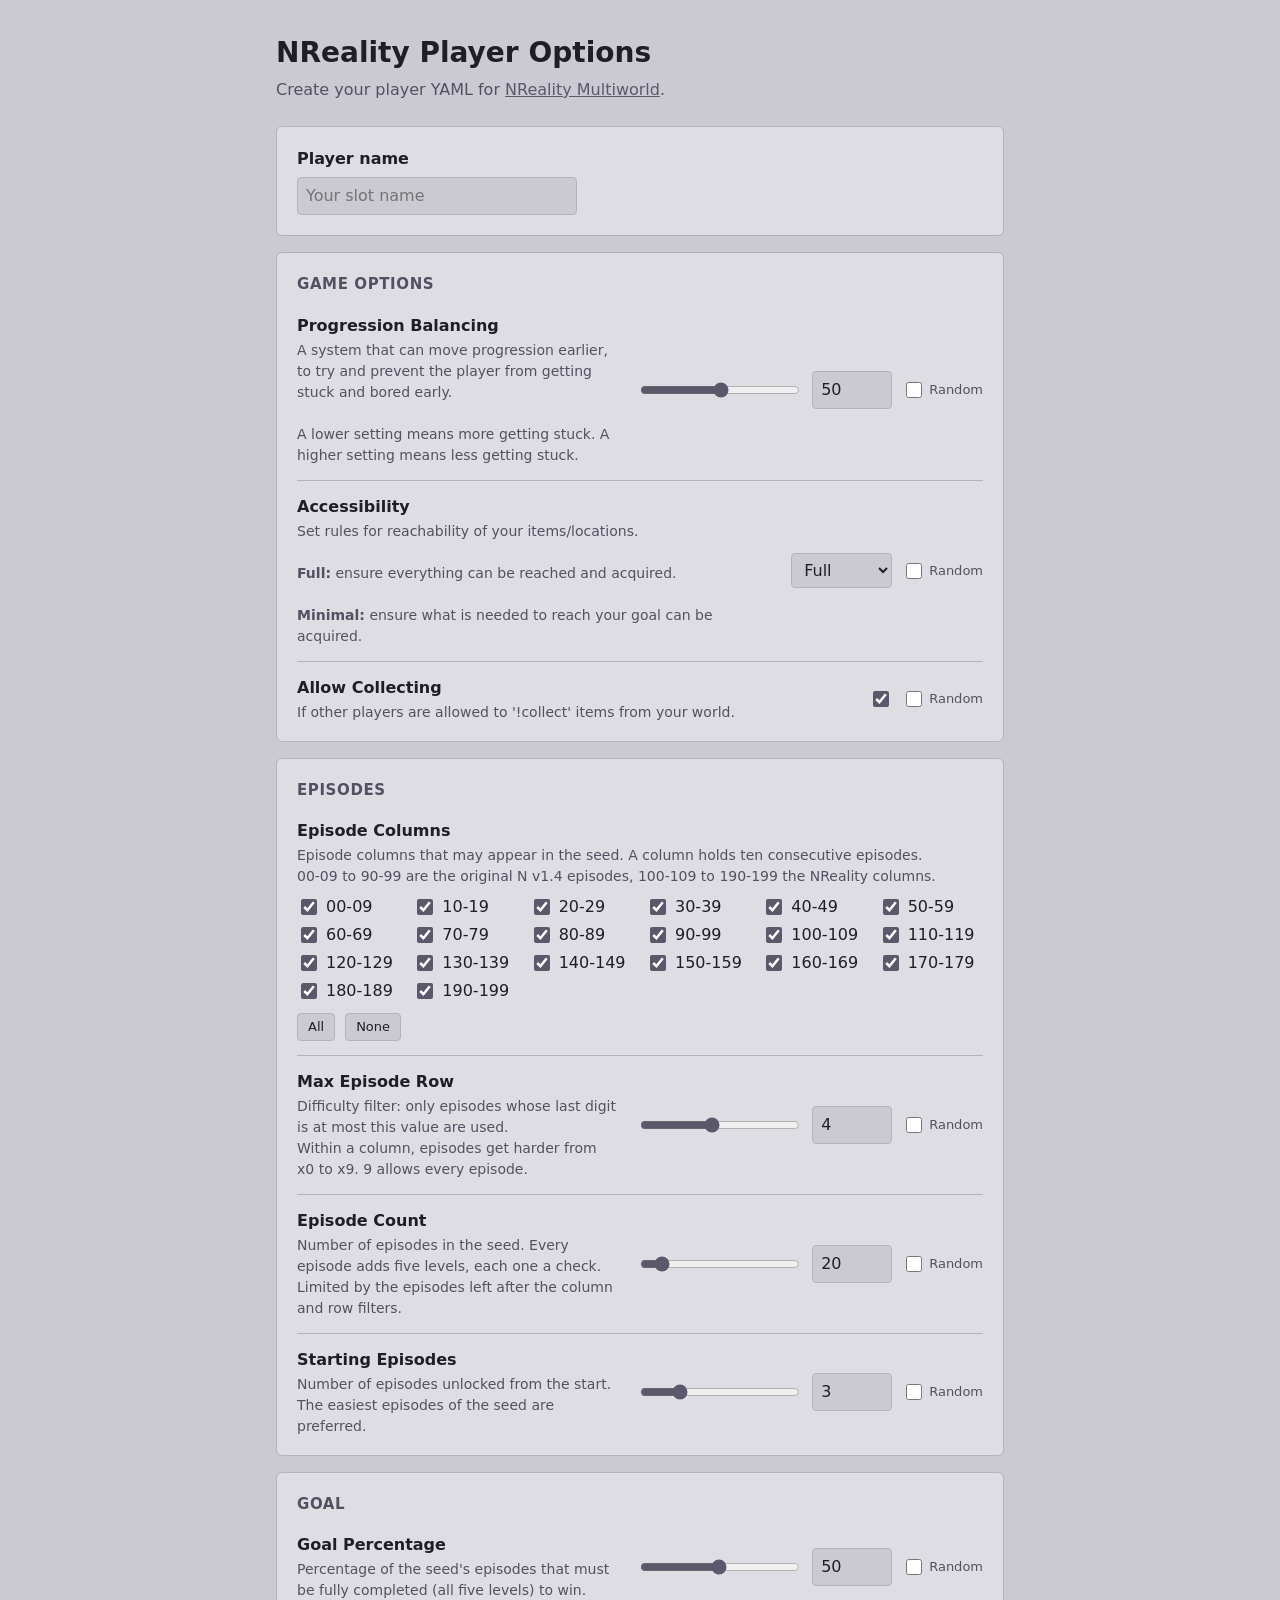
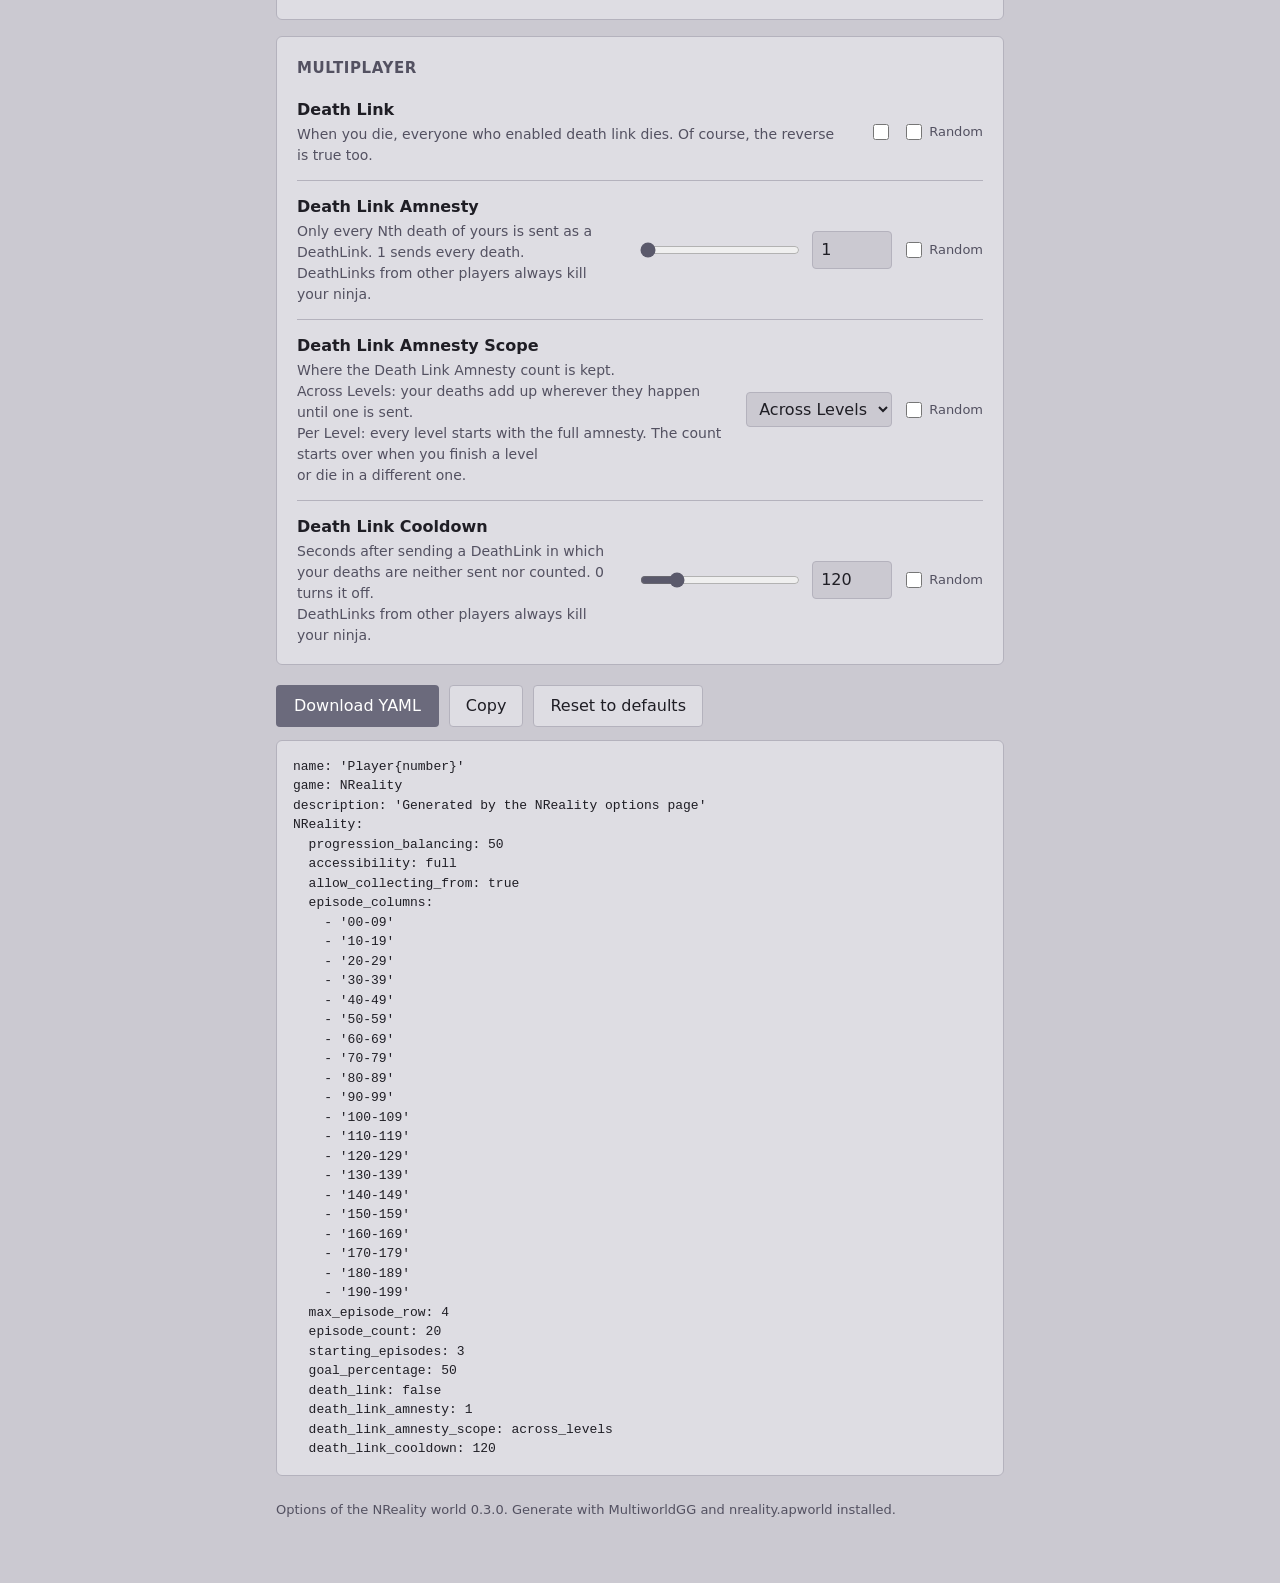
<file: docs/index.html>
<!doctype html>
<html lang="en">
<head>
<meta charset="utf-8">
<meta name="viewport" content="width=device-width, initial-scale=1">
<title>NReality Player Options</title>
<meta name="description" content="Create a player YAML for NReality on MultiworldGG.">
<style>
/* Colours come from N itself: its light play area (#cbc9d1) and its blue-grey tiles (#797888). */
:root {
  color-scheme: light dark;
  --bg: #cbc9d1; --panel: #dedde3; --line: #b4b2bd; --text: #1f1e25; --muted: #535161;
  --accent: #5a596b; --button: #6b6a7c; --button-hover: #5a596b; --button-text: #fff; --error: #a1271f;
  font-family: system-ui, -apple-system, "Segoe UI", sans-serif;
}
@media (prefers-color-scheme: dark) {
  :root {
    --bg: #1b1a20; --panel: #25242b; --line: #3b3a45; --text: #e4e3ea; --muted: #a3a1b2;
    --accent: #aeadc0; --button: #6b6a7c; --button-hover: #7e7d91; --button-text: #fff; --error: #ff8a80;
  }
}
* { box-sizing: border-box; }
body { margin: 0; background: var(--bg); color: var(--text); line-height: 1.5; }
main { max-width: 760px; margin: 0 auto; padding: 32px 16px 64px; }
h1 { font-size: 28px; margin: 0 0 4px; }
.intro { color: var(--muted); margin: 0 0 24px; }
a { color: var(--accent); }
section { background: var(--panel); border: 1px solid var(--line); border-radius: 6px; padding: 4px 20px; margin-bottom: 16px; }
h2 { font-size: 15px; text-transform: uppercase; letter-spacing: .04em; color: var(--muted); margin: 16px 0 4px; }
.option { display: grid; grid-template-columns: 1fr auto; gap: 8px 20px; padding: 14px 0; border-top: 1px solid var(--line); }
h2 + .option { border-top: 0; }
.option label.title { font-weight: 600; }
.option p { margin: 2px 0 0; color: var(--muted); font-size: 14px; white-space: pre-line; }
.control { display: flex; align-items: center; gap: 10px; justify-content: flex-end; }
.control.wide { grid-column: 1 / -1; justify-content: flex-start; flex-wrap: wrap; }
input, select, button { font: inherit; color: inherit; }
input[type=text], input[type=number], select { background: var(--bg); border: 1px solid var(--line); border-radius: 4px; padding: 6px 8px; }
input[type=number] { width: 80px; }
input[type=range] { width: 160px; accent-color: var(--accent); }
input[type=checkbox] { accent-color: var(--accent); width: 16px; height: 16px; }
.random { font-size: 13px; color: var(--muted); display: flex; align-items: center; gap: 4px; white-space: nowrap; }
.keys { display: grid; grid-template-columns: repeat(auto-fill, minmax(96px, 1fr)); gap: 4px 12px; width: 100%; }
.keys label { display: flex; gap: 6px; align-items: center; font-variant-numeric: tabular-nums; }
.small { font-size: 13px; padding: 3px 10px; border-radius: 4px; border: 1px solid var(--line); background: var(--bg); cursor: pointer; }
.name { display: flex; flex-direction: column; gap: 6px; padding: 16px 0; }
.name input { max-width: 280px; }
.actions { display: flex; gap: 10px; flex-wrap: wrap; align-items: center; margin: 20px 0 12px; }
.primary { background: var(--button); color: var(--button-text); border: 0; border-radius: 4px; padding: 9px 18px; cursor: pointer; }
.primary:hover { background: var(--button-hover); }
.secondary { background: var(--panel); border: 1px solid var(--line); border-radius: 4px; padding: 8px 16px; cursor: pointer; }
#message { font-size: 14px; color: var(--muted); }
#message.error { color: var(--error); }
pre { background: var(--panel); border: 1px solid var(--line); border-radius: 6px; padding: 16px; overflow-x: auto; font-size: 13px; }
footer { color: var(--muted); font-size: 13px; margin-top: 24px; }
:focus-visible { outline: 2px solid var(--accent); outline-offset: 2px; }
[disabled] { opacity: .45; }
@media (max-width: 600px) {
  .option { grid-template-columns: 1fr; }
  .control { justify-content: flex-start; flex-wrap: wrap; }
  input[type=range] { width: 100%; }
}
</style>
</head>
<body>
<main>
  <h1>NReality Player Options</h1>
  <p class="intro">Create your player YAML for <a href="https://github.com/Bakuenjin/nreality-multiworld">NReality Multiworld</a>.</p>
  <form id="form" novalidate>
    <section>
      <div class="name">
        <label class="title" for="player-name"><strong>Player name</strong></label>
        <input id="player-name" type="text" maxlength="16" autocomplete="off" spellcheck="false" placeholder="Your slot name">
      </div>
    </section>
    <div id="groups"></div>
    <div class="actions">
      <button class="primary" type="submit">Download YAML</button>
      <button class="secondary" type="button" id="copy">Copy</button>
      <button class="secondary" type="button" id="reset">Reset to defaults</button>
      <span id="message" role="status"></span>
    </div>
  </form>
  <pre id="preview" aria-label="YAML preview"></pre>
  <footer id="footer"></footer>
</main>
<script>
const STORE = 'nreality-options';
const $ = id => document.getElementById(id);
let meta, options = [], state = {name: '', values: {}, random: {}};

const quote = text => `'${String(text).replace(/'/g, "''")}'`;
// Option descriptions are plain text with **bold** markers (as on multiworld.gg).
const formatted = text => text.replace(/&/g, '&amp;').replace(/</g, '&lt;').replace(/>/g, '&gt;')
  .replace(/\*\*(.+?)\*\*/g, '<strong>$1</strong>');

function defaults() {
  state.values = {}; state.random = {};
  for (const o of options) state.values[o.key] = o.type === 'set' ? [...o.default] : o.default;
}

function restore() {
  try {
    const saved = JSON.parse(localStorage.getItem(STORE) || 'null');
    if (!saved) return;
    state.name = typeof saved.name === 'string' ? saved.name.slice(0, 16) : '';
    for (const o of options) {
      const value = saved.values?.[o.key];
      if (o.type === 'set' && Array.isArray(value)) state.values[o.key] = o.keys.filter(k => value.includes(k));
      else if (o.type === 'range' && Number.isInteger(value)) state.values[o.key] = Math.min(o.max, Math.max(o.min, value));
      else if (o.type === 'toggle' && typeof value === 'boolean') state.values[o.key] = value;
      else if (o.type === 'choice' && o.choices.some(c => c.value === value)) state.values[o.key] = value;
      if (o.random && saved.random?.[o.key] === true) state.random[o.key] = true;
    }
  } catch { /* storage unavailable or invalid: keep defaults */ }
}

function save() {
  try { localStorage.setItem(STORE, JSON.stringify(state)); } catch { /* not essential */ }
}

function yaml() {
  const lines = [`name: ${quote(state.name || 'Player{number}')}`, `game: ${meta.game}`,
    `description: ${quote('Generated by the NReality options page')}`, `${meta.game}:`];
  for (const o of options) {
    const value = state.values[o.key];
    if (state.random[o.key]) lines.push(`  ${o.key}: random`);
    else if (o.type === 'set') lines.push(value.length ? `  ${o.key}:\n${value.map(k => `    - ${quote(k)}`).join('\n')}` : `  ${o.key}: []`);
    else if (o.type === 'toggle') lines.push(`  ${o.key}: ${value ? 'true' : 'false'}`);
    else lines.push(`  ${o.key}: ${value}`);
  }
  return lines.join('\n') + '\n';
}

function update() {
  $('preview').textContent = yaml();
  save();
}

function control(o) {
  const box = document.createElement('div');
  box.className = 'control' + (o.type === 'set' ? ' wide' : '');
  const id = `opt-${o.key}`;
  if (o.type === 'range') {
    const slider = Object.assign(document.createElement('input'), {type: 'range', id, min: o.min, max: o.max, value: state.values[o.key]});
    const number = Object.assign(document.createElement('input'), {type: 'number', min: o.min, max: o.max, value: state.values[o.key]});
    number.setAttribute('aria-label', o.name);
    const set = value => {
      const n = Math.min(o.max, Math.max(o.min, Math.round(Number(value) || 0)));
      state.values[o.key] = n; slider.value = n; number.value = n; update();
    };
    slider.addEventListener('input', () => set(slider.value));
    number.addEventListener('change', () => set(number.value));
    box.append(slider, number);
  } else if (o.type === 'choice') {
    const select = Object.assign(document.createElement('select'), {id});
    for (const c of o.choices) select.append(new Option(c.label, c.value));
    select.value = state.values[o.key];
    select.addEventListener('change', () => { state.values[o.key] = select.value; update(); });
    box.append(select);
  } else if (o.type === 'toggle') {
    const check = Object.assign(document.createElement('input'), {type: 'checkbox', id, checked: state.values[o.key]});
    check.addEventListener('change', () => { state.values[o.key] = check.checked; update(); });
    box.append(check);
  } else if (o.type === 'set') {
    const grid = document.createElement('div');
    grid.className = 'keys'; grid.id = id; grid.setAttribute('role', 'group');
    const boxes = o.keys.map(k => {
      const label = document.createElement('label');
      const check = Object.assign(document.createElement('input'), {type: 'checkbox', checked: state.values[o.key].includes(k)});
      check.addEventListener('change', () => { state.values[o.key] = o.keys.filter((key, i) => boxes[i].checked); update(); });
      label.append(check, k);
      grid.append(label);
      return check;
    });
    const all = (checked) => { boxes.forEach(b => b.checked = checked); state.values[o.key] = checked ? [...o.keys] : []; update(); };
    const allButton = Object.assign(document.createElement('button'), {type: 'button', className: 'small', textContent: 'All'});
    const noneButton = Object.assign(document.createElement('button'), {type: 'button', className: 'small', textContent: 'None'});
    allButton.addEventListener('click', () => all(true));
    noneButton.addEventListener('click', () => all(false));
    box.append(grid, allButton, noneButton);
  }
  if (o.random) {
    const label = document.createElement('label');
    label.className = 'random';
    const check = Object.assign(document.createElement('input'), {type: 'checkbox', checked: !!state.random[o.key]});
    const toggle = () => {
      state.random[o.key] = check.checked;
      box.querySelectorAll('input:not([type=checkbox]), select, input[type=checkbox]:not(.random-box)').forEach(el => el.disabled = check.checked);
      update();
    };
    check.className = 'random-box';
    check.addEventListener('change', toggle);
    label.append(check, 'Random');
    box.append(label);
    if (check.checked) box.querySelectorAll('input:not(.random-box), select').forEach(el => el.disabled = true);
  }
  return box;
}

function render() {
  $('player-name').value = state.name;
  const groups = $('groups');
  groups.replaceChildren();
  for (const group of meta.groups) {
    const section = document.createElement('section');
    const heading = document.createElement('h2');
    heading.textContent = group.name;
    section.append(heading);
    for (const o of group.options) {
      const row = document.createElement('div');
      row.className = 'option';
      const text = document.createElement('div');
      const label = document.createElement('label');
      label.className = 'title'; label.htmlFor = `opt-${o.key}`; label.textContent = o.name;
      const description = document.createElement('p');
      description.innerHTML = formatted(o.description);
      text.append(label, description);
      row.append(text, control(o));
      section.append(row);
    }
    groups.append(section);
  }
  update();
}

function message(text, error = false) {
  $('message').textContent = text;
  $('message').className = error ? 'error' : '';
}

function needName() {
  if (state.name.trim()) return false;
  message('Enter your player name first.', true);
  $('player-name').focus();
  return true;
}

$('player-name').addEventListener('input', event => { state.name = event.target.value; message(''); update(); });
$('form').addEventListener('submit', event => {
  event.preventDefault();
  if (needName()) return;
  const link = document.createElement('a');
  link.href = URL.createObjectURL(new Blob([yaml()], {type: 'text/yaml'}));
  link.download = `${state.name.trim().replace(/[^\w.-]+/g, '_') || 'NReality'}.yaml`;
  link.click();
  URL.revokeObjectURL(link.href);
  message('Downloaded.');
});
$('copy').addEventListener('click', async () => {
  if (needName()) return;
  try { await navigator.clipboard.writeText(yaml()); message('Copied to clipboard.'); }
  catch { message('Copy failed. Select the text below instead.', true); }
});
$('reset').addEventListener('click', () => { defaults(); render(); message('Reset to defaults.'); });

fetch('options.json').then(response => response.json()).then(data => {
  meta = data;
  options = data.groups.flatMap(group => group.options);
  defaults();
  restore();
  render();
  $('footer').textContent = `Options of the NReality world ${data.version}. Generate with MultiworldGG and nreality.apworld installed.`;
}).catch(() => message('Could not load the options.', true));
</script>
</body>
</html>
</file>
